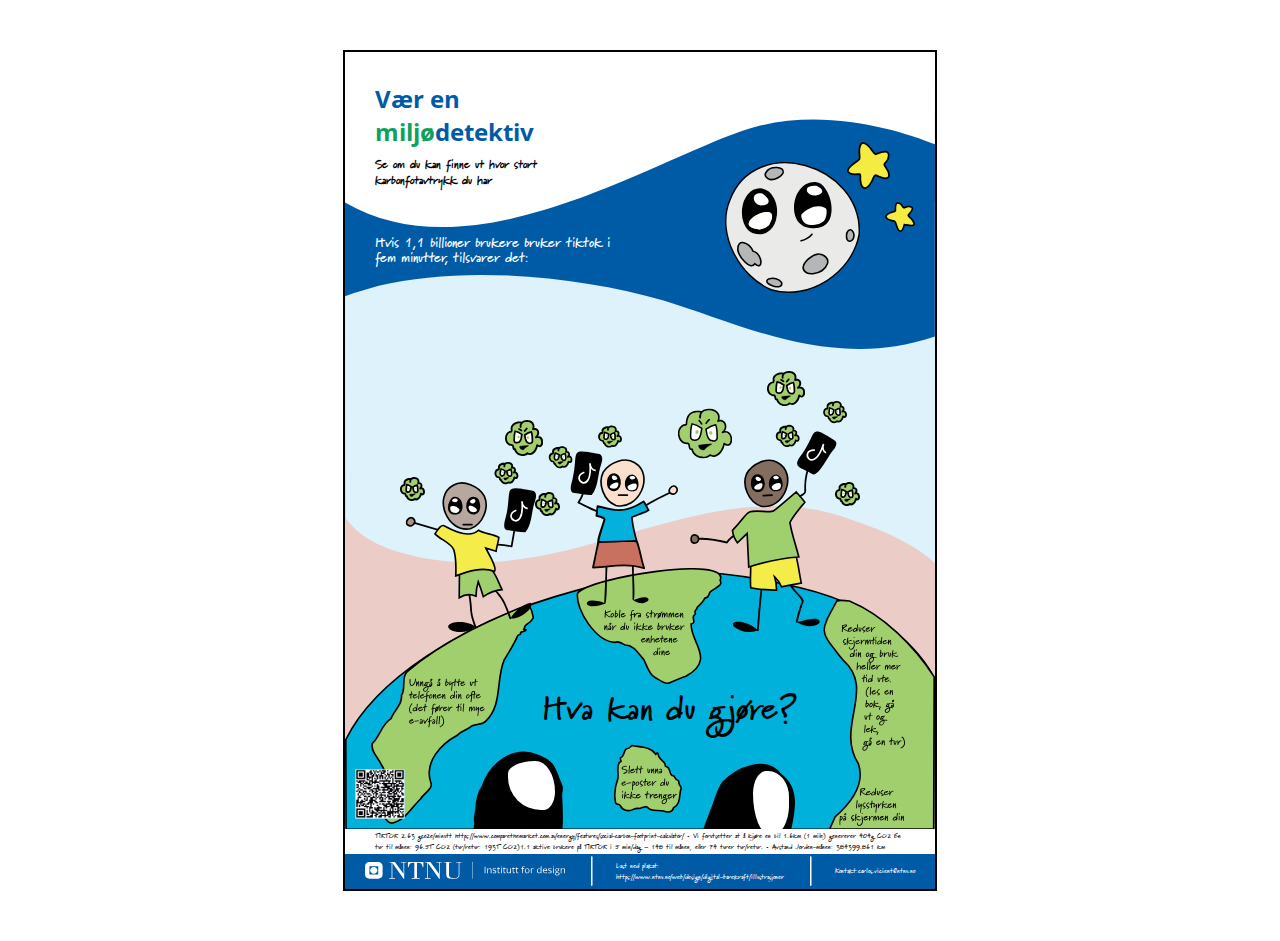
<file: index.html>
<!DOCTYPE html>
<html lang="en">

<head>
  <meta charset="UTF-8">
  <meta name="viewport" content="width=device-width, initial-scale=1.0">
  <link rel="stylesheet" href="assets/styles/style.css">
  <link rel="shortcut icon" href="assets/icons/moon.svg" type="image/x-icon">
  <title>IDG1293-2024 Oblig 2</title>
</head>

<body>
<!--Poster container-->
<div id="poster">
  <!--White wave-->
    <header class="header--white-wave">
      <img class="white-wave__img" src="assets/icons/white-wave.svg" alt="white-wave">
      <div class="header--white-wave__item">
        <h1 class="header--white-wave__title">Vær en<br><span
            class="header--white-wave__title--green">miljø</span>detektiv</h1>
        <h2 class="header--white-wave__subtitle">Se om du kan finne ut hvor stort<br>karbonfotavtrykk du har</h2>
      </div>
    </header>
  <!--End of White wave-->


  <!--Blue wave-->
    <section class="cont--blue-wave">
        <img class="cont--blue-wave__img" src="assets/icons/blue-wave.svg" alt="bluewave">

        <p class="cont--blue-wave__text">Hvis 1,1 billioner brukere bruker tiktok i<br> fem minutter, tilsvarer det:</p>

      <!--Moon and Star continer-->
        <div class="cont--blue-wave__figure">
          <img class="moon" src="assets/icons/moon.svg" alt="moon">
          <img class="bigstar" src="assets/icons/bigstar.svg" alt="bigstar">
          <img class="star" src="assets/icons/star.svg" alt="star">
        </div>
    </section>
  <!--End of blue wave-->


  <!--Lightblue wave-->
    <section class="cont--lightblue-wave">
      <img class="cont--lightblue-wave__img" src="assets/icons/lightblue-wave.svg" alt="lightbluewave">

    <!--Car-->
      <div class="cont--lightblue__item">
        <img class="cont--lightblue-wave__icon--car" src="assets/icons/car.svg" alt="car">
      </div>

    <!--Animated green guys-->
      <div class="greenguy--group">
      <!--gg stands for green guy for the reff-->
        <img class="greenguy greenguy--small" id="gg-1" src="assets/icons/small-greenguy.svg" alt="co2-cloud">

        <img class="greenguy greenguy--small" id="gg-2" src="assets/icons/small-greenguy.svg" alt="co2-cloud">

        <img class="greenguy greenguy--medium" id="gg-3" src="assets/icons/medium-greenguy.svg" alt="co2-cloud">

        <img class="greenguy greenguy--large" id="gg-4" src="assets/icons/big-greenguy.svg" alt="co2-cloud">

        <img class="greenguy greenguy--medium" id="gg-5" src="assets/icons/medium-greenguy.svg" alt="co2-cloud">

        <img class="greenguy greenguy--small" id="gg-6" src="assets/icons/small-greenguy.svg" alt="co2-cloud">
      </div>
    </section>
  <!--end of Lightblue wave-->


  <!--Lightred "wave"-->
    <section class="cont--lightred-wave">
      <div class="cont--lightred-wave__item">
      <!--Kids svg-->
        <img class="cont--lightred-wave__icon--kids" src="assets/icons/kids.svg" alt="kids">
      <!--Arm svg-->
        <img class="cont--lightred-wave__icon--arm" src="assets/icons/arm.svg" alt="arm">
      </div>

    <!--Earth-->
      <div class="cont--earth">
        <h1 class="cont--earth__title">Hva kan du gjøre?</h1>
        <img class="cont--earth__img" src="assets/icons/earth.svg" alt="earth">
      </div>

    <!--Eyes Container-->
      <div class="cont--eyes">
      <!--Left-eye-->
        <div class="cont--left">
          <img class="cont--left--eye" src="assets/icons/left-eye.svg" alt="">
          <div class="cont--left--eyeball"></div>
        </div>

      <!--Right-eye-->
        <div class="cont--right">
          <img class="cont--right--eye" src="assets/icons/right-eye.svg" alt="">
          <div class="cont--right--eyeball"></div>
        </div>
      </div>
      <!--End of Eyes-->

      <!--Qr-code-->
      <img class="qr-code" src="assets/icons/qr-code.webp" alt="qr-code">
    </section>
  <!--end of Earth-->
  <!--end of Lightred "wave"-->


  <!--Footer-->
    <!--White-Footer-->
    <footer class="footer">
      <div class="footer--white">
        <p class="footer--white__text">
          TIKTOK 2.63 gco2e/minutt
          https://www.comparethemarket.com.au/energy/features/social-carbon-footprint-calculator/
          • Vi forutsetter at å kjøre en bil 1.6km (1 mile) genererer 404g CO2
          En tur til månen: 96.5T CO2 (tur/retur: 193T CO2)1.1 aktive brukere på TIKTOK i 5 min/dag = 148 til månen,
          eller 74 turer tur/retur. • Avstand Jorden-månen: 384399.861 km
        </p>
      </div>
    <!--End of White-Footer-->

    <!--Blue-Footer-->
      <div class="footer--blue">
        <div class="footer--blue__item">
          <img class="footer--blue__img" src="assets/icons/ntnu-logo.svg" alt="Ntnu logo">
        </div>

        <div class="footer--blue__item--divider">
          <svg viewBox="0 0 100 100" width="50px" height="30px">
            <rect x="50%" width="5px" height="100px" rx="5%" ry="5%" fill="#ffffff" />
          </svg>
        </div>

        <div class="footer--blue__item">
          <a class="footer--blue__link" href="/assets/icons/poster.svg" download="poster">
            Last ned plakat:<br>https://www.ntnu.no/web/design/digital-barekraft/illustrasjoner</a>
        </div>

        <div class="footer--blue__item--divider">
          <svg viewBox="0 0 100 100" width="50px" height="30px">
            <rect x="50%" width="5px" height="100px" rx="5%" ry="5%" fill="#ffffff" />
          </svg>
        </div>

        <div class="footer--blue__item">
          <a class="footer--blue__link" href="mailto:carlos.vicient@ntnu.no">
            Kontakt:carlos.vicient@ntnu.no</a>
        </div>
      </div>
    </footer>
    <!--End of Blue-Footer-->
    <!--End of Footer-->
</div>
</body>
</html>
</file>
<file: assets/styles/style.css>
@font-face {
  font-family: "Marydale-bold";
  src: url("./fonts/Marydale Bold.ttf") format("truetype"), url("./fonts/Marydale Bold.woff") format("woff");
}
@font-face {
  font-family: "Marydale-regular";
  src: url("./fonts/Marydale Regular.ttf") format("truetype"), url("./fonts/Marydale Regular.woff") format("woff");
}
@font-face {
  font-family: "Open-sans";
  src: url("./fonts/Open Sans Bold.ttf") format("truetype"), url("./fonts/Open Sans Bold.woff") format("woff");
}
@keyframes backAndForth-left {
  0%, 100% {
    transform: translate(-30%, 0px);
  }
  50% {
    transform: translate(5%, 0px);
  }
}
@keyframes backAndForth-right {
  0%, 100% {
    transform: translate(-70%, 0px);
  }
  50% {
    transform: translate(-5%, 0px);
  }
}
@keyframes rotate-then-back {
  0%, 100% {
    transform: rotate(-30deg);
  }
  50% {
    transform: rotate(30deg);
  }
}
@keyframes spin {
  from {
    transform: rotate(0deg);
  }
  to {
    transform: rotate(360deg);
  }
}
@keyframes bounce {
  0%, 100% {
    transform: translateY(0);
  }
  50% {
    transform: translateY(-20px);
  }
}
@media (max-width: 760px) {
  html {
    margin: 0;
  }
  body {
    margin: 0;
  }
}
@media (min-width: 760px) {
  body {
    padding: 50px 100px;
    display: grid;
    justify-content: center;
    margin: 0;
  }
}
* {
  box-sizing: border-box;
}

#poster {
  display: flex;
  flex-direction: column;
  justify-content: space-between;
  position: relative;
  height: 841px;
  width: 594px;
  background-color: rgba(199, 113, 97, 0.36);
  border: 2px solid black;
}

.header--white-wave,
.cont--blue-wave,
.cont--lightblue-wave,
.cont--lightred-wave {
  position: relative;
  width: 100%;
}

.header--white-wave {
  z-index: 5;
  height: auto;
}
.header--white-wave__item {
  position: absolute;
  top: 0;
  z-index: 6;
  padding: 30px 0 0 30px;
}
.header--white-wave__title {
  margin: 0;
  font-family: "Open-sans";
  font-size: 24px;
  color: #005BA7;
}
.header--white-wave__title--green {
  color: #0FA15C;
}
.header--white-wave__subtitle {
  font-family: "Marydale-regular";
  font-size: 12px;
  line-height: 1.3;
}

.white-wave__img {
  position: absolute;
  top: 0;
}

.cont--blue-wave {
  position: absolute;
  top: 60px;
  z-index: 4;
  width: 100%;
}
.cont--blue-wave__img, .cont--blue-wave__text, .cont--blue-wave__figure {
  position: absolute;
}
.cont--blue-wave__img {
  top: 0;
}
.cont--blue-wave__text {
  font-family: "Marydale-bold";
  font-size: 10.5pt;
  line-height: 1.1;
  color: white;
  top: 110px;
  z-index: 5;
  padding-left: 30px;
}
.cont--blue-wave__figure {
  top: 50px;
  width: 210px;
  right: 0;
}

.moon {
  width: 135px;
  animation: rotate-then-back 6s ease-in-out infinite;
}

.bigstar, .star {
  position: absolute;
}

.bigstar {
  top: -20px;
  right: 45px;
  width: 43px;
  animation: spin 6s infinite;
}

.star {
  top: 40px;
  width: 30px;
  right: 20px;
  animation: spin 4s linear infinite;
}

.cont--lightblue-wave {
  height: auto;
}
.cont--lightblue-wave__img {
  z-index: 3;
  position: absolute;
  top: 10px;
}
.cont--lightblue-wave__icon--car {
  position: absolute;
  top: -200px;
  /* width: 350px; */
  /* padding-left: 30px; */
  z-index: 8;
}

.cont--lightred-wave {
  height: 500px;
}
.cont--lightred-wave__img {
  z-index: 2;
}
.cont--lightred-wave__item {
  z-index: 4;
  display: flex;
  justify-content: center;
  position: absolute;
  top: 12px;
  width: 100%;
}
.cont--lightred-wave__icon--kids {
  width: 70%;
  z-index: 5;
}
.cont--lightred-wave__icon--arm {
  position: absolute;
  width: 40px;
  bottom: 100px;
  left: 60px;
  z-index: 3;
}

.greenguy {
  position: absolute;
}
.greenguy--group {
  width: 100%;
  height: 140px;
  position: absolute;
  top: 175px;
  z-index: 100;
}
.greenguy--small {
  width: 25px;
  animation: bounce 4s linear infinite;
}
.greenguy--medium {
  width: 38px;
  animation: bounce 2s linear infinite;
}
.greenguy--large {
  width: 60px;
  animation: bounce 3s linear infinite;
}

.greenguy:hover {
  animation: spin 0.5s linear infinite;
}

#gg-1 {
  bottom: 35px;
  left: 55px;
}

#gg-2 {
  bottom: 20px;
  left: 190px;
}

#gg-3 {
  bottom: 80px;
  left: 160px;
}

#gg-4 {
  top: 10px;
  right: 200px;
}

#gg-5 {
  top: -25px;
  right: 130px;
}

#gg-6 {
  bottom: 30px;
  right: 75px;
}

.cont--earth {
  position: absolute;
  bottom: 55px;
  width: 100%;
  z-index: 2;
}
.cont--earth__img {
  width: 100%;
}
.cont--earth__title {
  font-family: "Marydale-bold";
  z-index: 10;
  position: absolute;
  top: 45%;
  left: 55%;
  transform: translate(-50%, -50%);
  width: 50%;
  text-align: center;
  font-size: 34px;
}

.cont--eyes {
  position: absolute;
  z-index: 10;
  bottom: -30px;
  height: 200px;
  left: 50%;
  transform: translateX(-50%);
  display: flex;
  justify-content: space-between;
  align-items: center;
  width: 100%;
  max-width: 60%;
  z-index: 3;
}

.cont--left {
  display: flex;
  height: 100%;
  width: 150px;
  padding: 0;
}
.cont--left--eye {
  left: 10px;
  position: relative;
  max-width: 60%;
  bottom: 20px;
}
.cont--left--eyeball {
  position: absolute;
  top: 42px;
  left: 45px;
  width: 47px;
  height: 49px;
  background-color: white;
  animation: backAndForth-left 8s infinite;
  border-radius: 81% 59% 35% 100%/36% 89% 53% 95%;
}

.cont--right {
  display: flex;
  height: 100%;
  justify-content: center;
  max-width: 50%;
  left: 10px;
}
.cont--right--eye {
  position: relative;
  max-width: 53%;
  padding: 0;
  bottom: 10px;
  left: 20px;
}
.cont--right--eyeball {
  position: absolute;
  top: 52px;
  right: 28px;
  width: 36px;
  height: 64px;
  animation: backAndForth-right 8s infinite;
  border-radius: 37% 58% 47% 47%/35% 40% 46% 65%;
  background-color: white;
}

.qr-code {
  z-index: 10;
  width: 50px;
  position: absolute;
  bottom: 70px;
  left: 10px;
}

.footer {
  position: absolute;
  bottom: 0;
  z-index: 5;
  width: 100%;
  margin: 0;
  font-size: 8px;
}
.footer__img {
  width: 25vw;
}
.footer__link {
  display: flex;
  justify-content: flex-end;
}

.footer--white {
  display: flex;
  justify-content: center;
  align-items: center;
  background-color: white;
  padding: 0;
  height: 25px;
}
.footer--white__text {
  margin: 0;
  font-size: 6.5px;
  padding: 0 30px;
  text-align: left;
  font-family: "Marydale-bold";
  width: 100%;
}

.footer--blue {
  background-color: #005BA7;
  display: flex;
  justify-content: space-between;
  align-items: center;
  height: 35px;
  padding: 0 20px;
}
.footer--blue__img {
  width: 200px;
}
.footer--blue__item--divider {
  z-index: 5;
}
.footer--blue__link {
  color: white;
  font-family: "Marydale-bold";
  text-decoration: none;
  font-size: 5pt;
}/*# sourceMappingURL=style.css.map */
</file>
